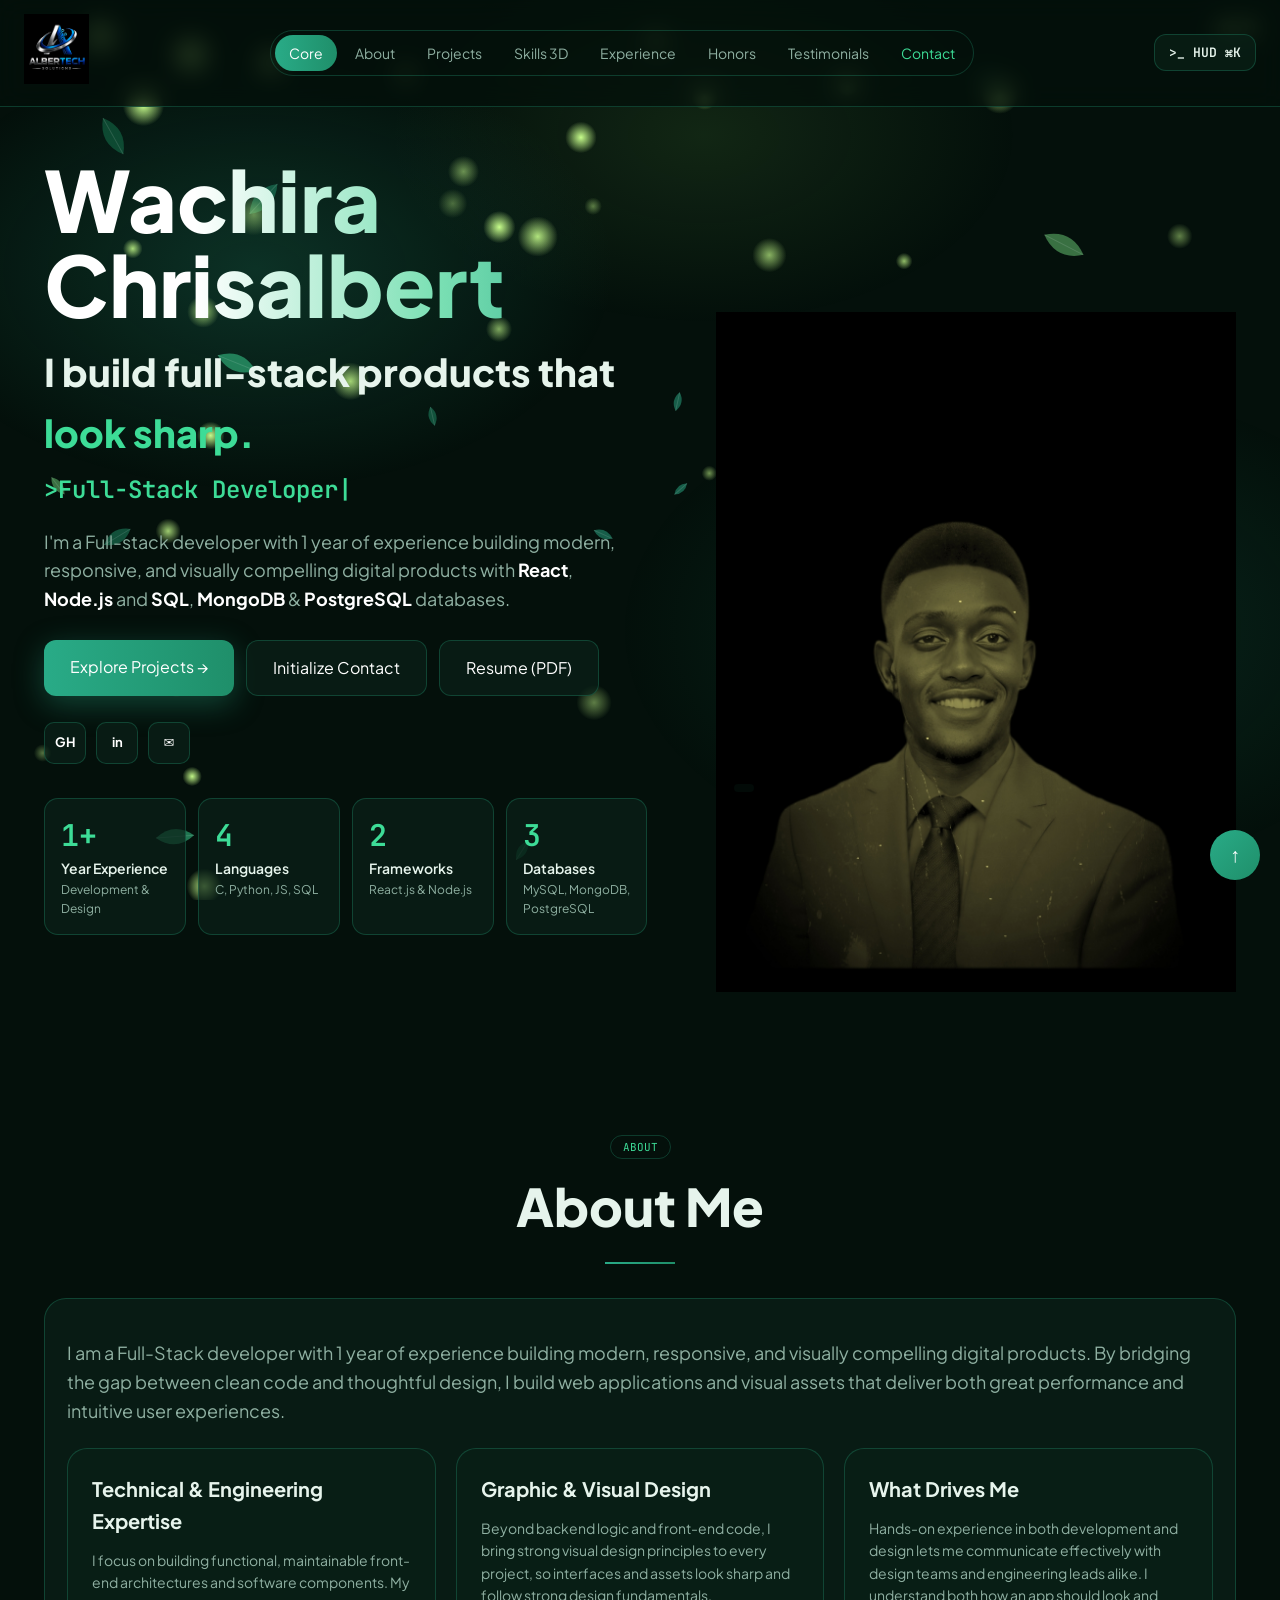
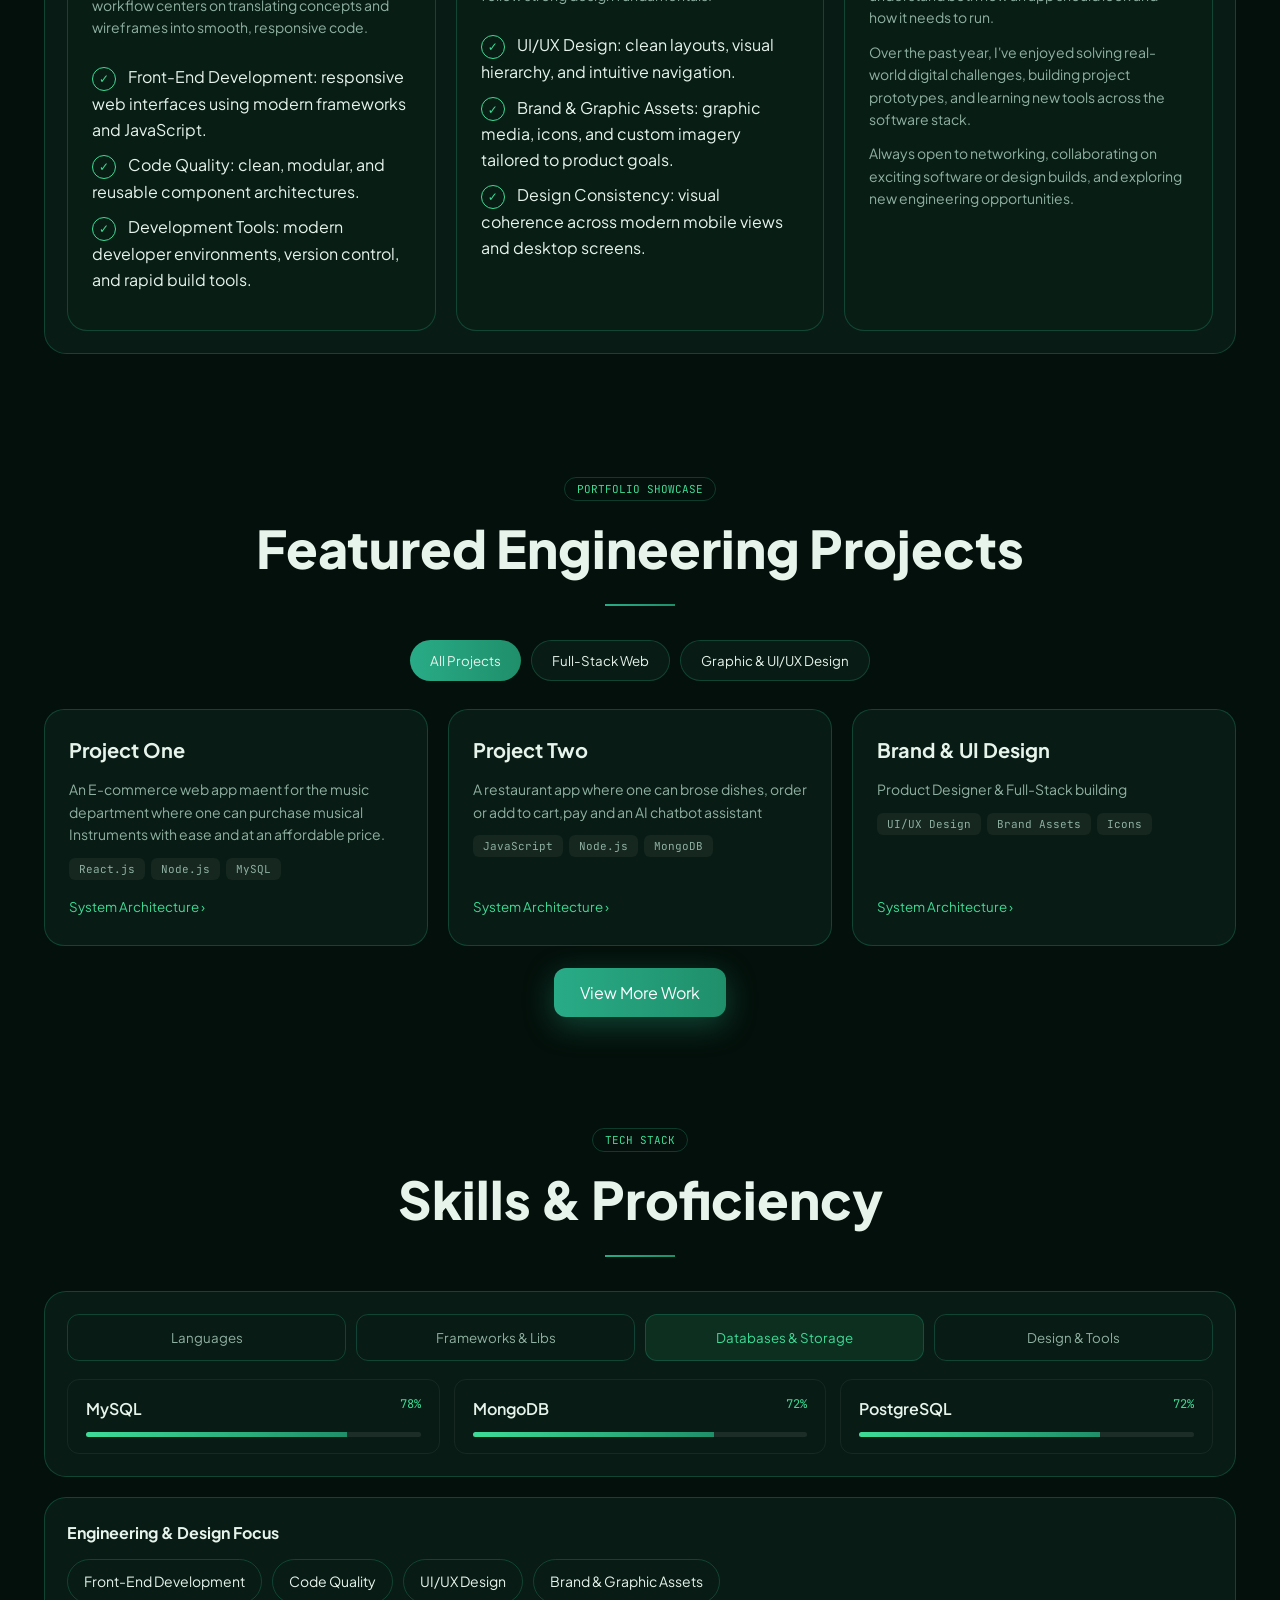
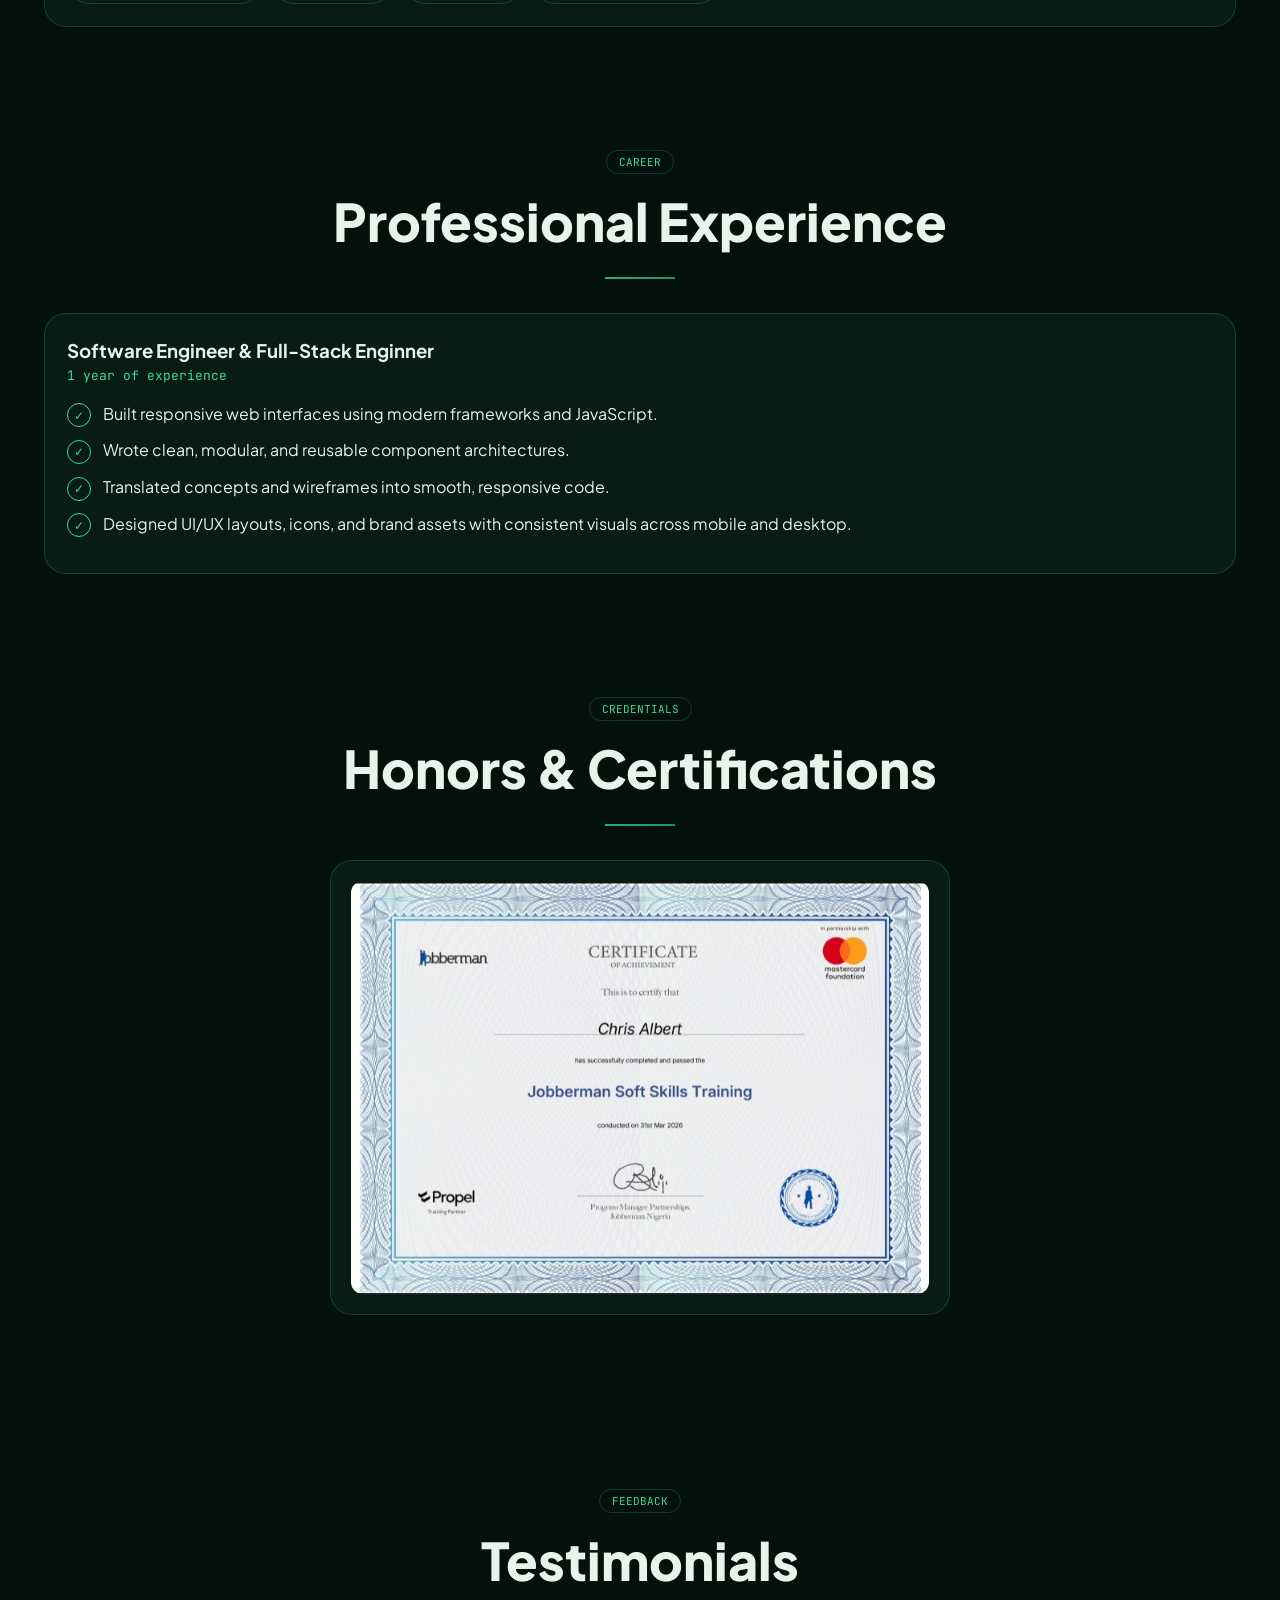
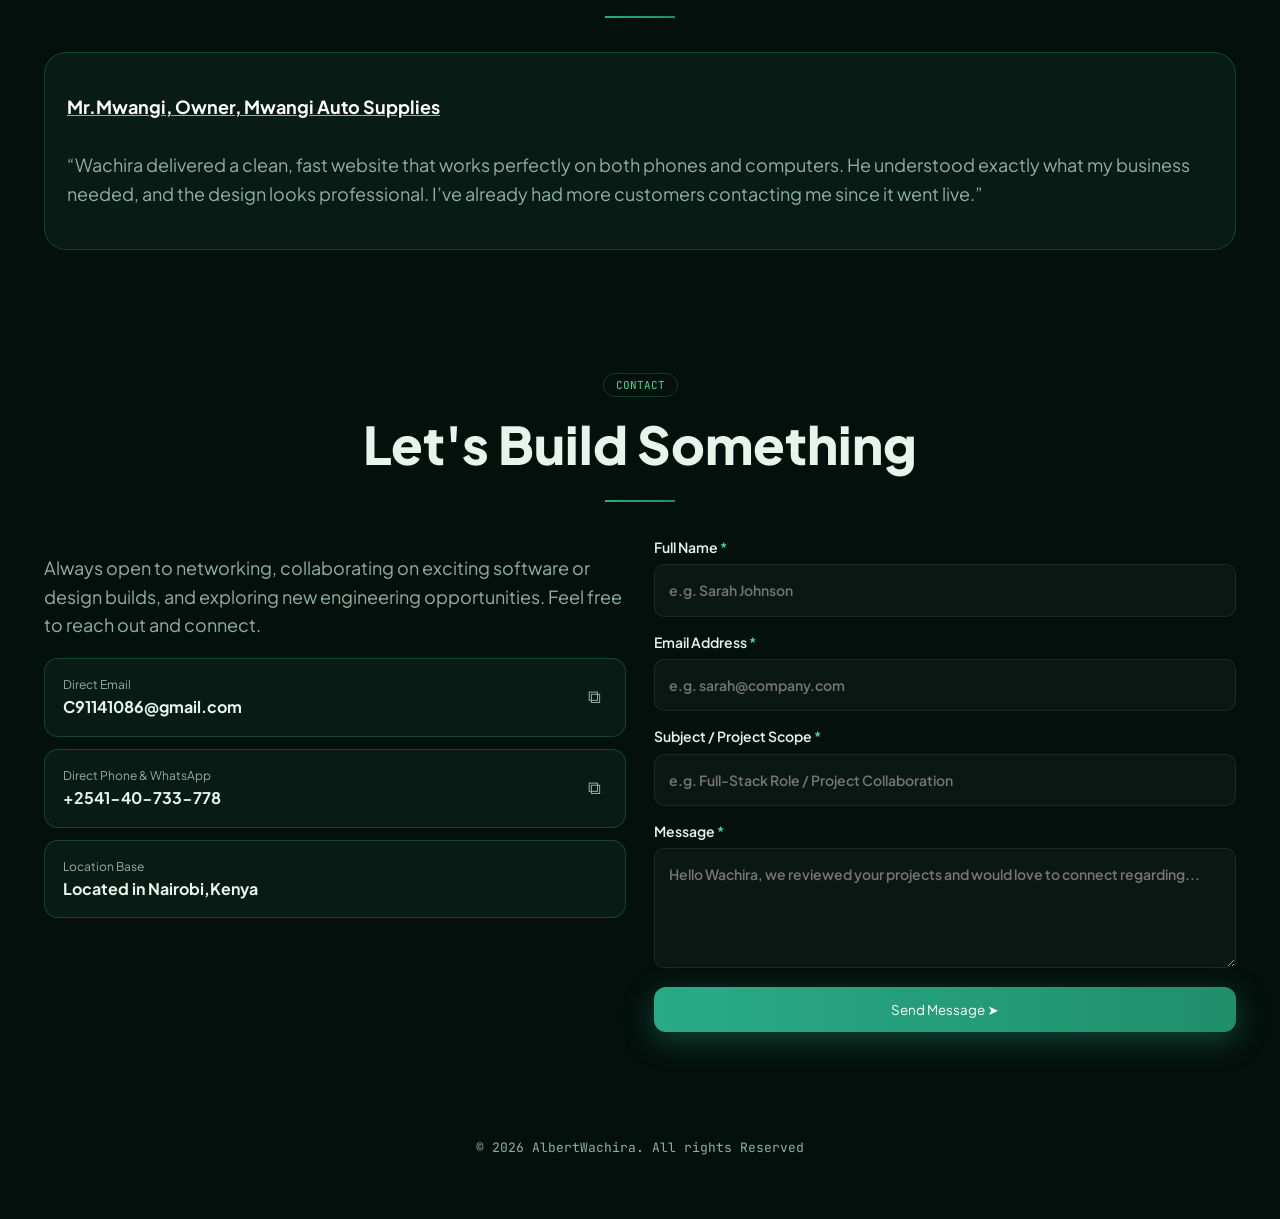
<file: wachira-portfolio/index.html>
<!DOCTYPE html>
<html lang="en">
<head>
<meta charset="utf-8">
<meta name="viewport" content="width=device-width, initial-scale=1, viewport-fit=cover">

<title>Wachira Chrisalbert | Full-Stack Developer</title>
<link href="https://fonts.googleapis.com/css2?family=Plus+Jakarta+Sans:wght@400;600;800&family=JetBrains+Mono:wght@400;600&display=swap" rel="stylesheet">
<link rel="stylesheet" href="style.css">
</head>
<body>
<div class="mist"></div><canvas id="sky"></canvas>
<header>
  <div class="logo"><img src="./images/logo.jpg" alt="" width="65" height="70"></div>
  <nav id="nav">
    <a href="#core" class="on">Core</a><a href="#about">About</a><a href="#projects">Projects</a><a href="#skills">Skills 3D</a><a href="#exp">Experience</a><a href="#honors">Honors</a><a href="#testi">Testimonials</a><a href="#contact" class="ct">Contact</a>
  </nav>
  <button class="hud" onclick="document.getElementById('contact').scrollIntoView()">&gt;_ HUD ⌘K</button>
  <button class="burger" id="burger" aria-label="Toggle menu" aria-expanded="false"><span></span><span></span><span></span></button>
</header>

<main>
<section id="core" class="hero">
  <div>
    <h1>Wachira Chrisalbert</h1>
    <h2 class="tag">I build full-stack products that <em>look sharp.</em></h2>
    <div class="typed" id="typed"></div>
    <p class="lead">I'm a Full-stack developer with 1 year of experience building modern, responsive, and visually compelling digital products with <b>React</b>, <b>Node.js</b> and <b>SQL</b>, <b>MongoDB</b> &amp; <b>PostgreSQL</b> databases.</p>
    <div class="btns"><a class="btn pri" href="#projects">Explore Projects →</a><a class="btn" href="#contact">Initialize Contact</a><a class="btn" href="#">Resume (PDF)</a></div>
    <div class="soc"><a href="#">GH</a><a href="#">in</a><a href="#contact">✉</a></div>
    <div class="stats">
      <div class="stat"><b>1+</b><span>Year Experience</span><small>Development &amp; Design</small></div>
      <div class="stat"><b>4</b><span>Languages</span><small>C, Python, JS, SQL</small></div>
      <div class="stat"><b>2</b><span>Frameworks</span><small>React.js &amp; Node.js</small></div>
      <div class="stat"><b>3</b><span>Databases</span><small>MySQL, MongoDB, PostgreSQL</small></div>
    </div>
  </div>
  <div>
    <!-- <div class="modes"><button class="on" data-m="core">3D Quantum Core</button><button data-m="id">Holo Identity</button></div> -->
    <div class="stage">
      <!-- <div id="coreV"><div class="ring"></div><div class="orb"></div></div> -->
      <div class="photo" id="idV"><div><br><small><img src="./images/myself.jpg" alt=""></small></div><div class="cap"></div></div>
    </div>
  </div>
</section>
  <br><br>
<section id="about"><div class="sec-h"><br><span class="chip">ABOUT</span><br><h2>About Me</h2><hr></div>
  <div class="panel">
    <p class="lead" style="max-width:none">I am a Full-Stack developer with 1 year of experience building modern, responsive, and visually compelling digital products. By bridging the gap between clean code and thoughtful design, I build web applications and visual assets that deliver both great performance and intuitive user experiences.</p>
    <div class="grid3" style="margin-top:22px">
      <div class="card"><h3>Technical &amp; Engineering Expertise</h3><p>I focus on building functional, maintainable front-end architectures and software components. My workflow centers on translating concepts and wireframes into smooth, responsive code.</p>
        <ul class="ck"><li>Front-End Development: responsive web interfaces using modern frameworks and JavaScript.</li><li>Code Quality: clean, modular, and reusable component architectures.</li><li>Development Tools: modern developer environments, version control, and rapid build tools.</li></ul></div>
      <div class="card"><h3>Graphic &amp; Visual Design</h3><p>Beyond backend logic and front-end code, I bring strong visual design principles to every project, so interfaces and assets look sharp and follow strong design fundamentals.</p>
        <ul class="ck"><li>UI/UX Design: clean layouts, visual hierarchy, and intuitive navigation.</li><li>Brand &amp; Graphic Assets: graphic media, icons, and custom imagery tailored to product goals.</li><li>Design Consistency: visual coherence across modern mobile views and desktop screens.</li></ul></div>
      <div class="card"><h3>What Drives Me</h3><p>Hands-on experience in both development and design lets me communicate effectively with design teams and engineering leads alike. I understand both how an app should look and how it needs to run.</p><p>Over the past year, I've enjoyed solving real-world digital challenges, building project prototypes, and learning new tools across the software stack.</p><p>Always open to networking, collaborating on exciting software or design builds, and exploring new engineering opportunities.</p></div>
    </div>
  </div>
</section>

<section id="projects">
  <div class="sec-h"><span class="chip">PORTFOLIO SHOWCASE</span><h2>Featured Engineering Projects</h2><hr></div>
  <div class="filters" id="filters"><button class="on" data-f="all">All Projects</button><button data-f="web">Full-Stack Web</button><button data-f="design">Graphic &amp; UI/UX Design</button></div>
  <div class="grid3" id="pgrid"></div>
  <div class="center"><a class="btn pri" href="#">View More Work</a></div>
</section>

<section id="skills">
  <div class="sec-h"><span class="chip">TECH STACK</span><h2>Skills &amp; Proficiency</h2><hr></div>
  <div class="panel">
    <div class="tabs" id="stabs"></div>
    <div class="bars" id="sbars"></div>
  </div>
  <div class="panel" style="margin-top:20px"><b> Engineering &amp; Design Focus</b>
    <div class="pills"><span>Front-End Development</span><span>Code Quality</span><span>UI/UX Design</span><span>Brand &amp; Graphic Assets</span></div></div>
</section>

<section id="exp">
  <div class="sec-h"><span class="chip">CAREER</span><h2>Professional Experience</h2><hr></div>
  <div class="panel">
    <h3 style="margin:0">Software Engineer &amp; Full-Stack Enginner</h3>
    <div class="mono" style="color:var(--cy);font-size:13px">1 year of experience</div>
    <ul class="ck">
      <li>Built responsive web interfaces using modern frameworks and JavaScript.</li>
      <li>Wrote clean, modular, and reusable component architectures.</li>
      <li>Translated concepts and wireframes into smooth, responsive code.</li>
      <li>Designed UI/UX layouts, icons, and brand assets with consistent visuals across mobile and desktop.</li>
    </ul>
  </div>
</section>

<section id="honors">
  <div class="sec-h"><span class="chip">CREDENTIALS</span><h2>Honors &amp; Certifications</h2><hr></div>
  <div class="panel"><img src="./images/certificate.jpg" alt="" width="300" height="250"</div>
</section>
<br><br>

<section id="testi"><div class="sec-h"><span class="chip">FEEDBACK</span><h2>Testimonials</h2><hr></div>
  <div class="panel"><p class="lead" style="max-width:none"> <u><b>Mr.Mwangi, Owner, Mwangi Auto Supplies</b></u><br><br>

“Wachira delivered a clean, fast website that works perfectly on both phones and computers. He understood exactly what my business needed, and the design looks professional. I’ve already had more customers contacting me since it went live.”</p></div>
</section>

<section id="contact">
  <div class="sec-h"><span class="chip">CONTACT</span><h2>Let's Build Something</h2><hr></div>
  <div class="two">
    <div>
      <p class="lead">Always open to networking, collaborating on exciting software or design builds, and exploring new engineering opportunities. Feel free to reach out and connect.</p>
      <div class="info"><div><small>Direct Email</small><b>C91141086@gmail.com</b></div><button onclick="void 0" aria-label="Copy email">⧉</button></div>
      <div class="info"><div><small>Direct Phone &amp; WhatsApp</small><b>+2541-40-733-778</b></div><button onclick="void 0" aria-label="Copy phone">⧉</button></div>
      <div class="info"><div><small>Location Base</small><b>Located in Nairobi,Kenya</b></div></div>
      <!-- <a class="btn pri" style="display:inline-block" href="#">Download Resume (PDF) ↗</a> -->
    </div>
    <!-- <div class="panel"><form class="form" onsubmit="event.preventDefault();this.querySelector('button').textContent='Message ready — connect a backend to send'">

      <label>Full Name <u>*</u><input required placeholder="e.g. Sarah Johnson"></label>
      <label>Email Address <u>*</u><input type="email" required placeholder="e.g. sarah@company.com"></label>
      <label>Subject / Project Scope <u>*</u><input required placeholder="e.g. Full-Stack Role / Project Collaboration"></label>
      <label>Message Transmission <u>*</u><textarea rows="4" required placeholder="Hello Wachira, we reviewed your projects and would love to connect regarding..."></textarea></label>
      <button class="btn pri" style="width:100%">Dispatch Message ➤</button>
    </form></div> -->
    <div>
    <form class="form" id="contactForm" action="https://formspree.io/f/mqpewjvj" method="POST">
  <label>Full Name <u>*</u><input name="name" required placeholder="e.g. Sarah Johnson"></label>
  <label>Email Address <u>*</u><input name="email" type="email" required placeholder="e.g. sarah@company.com"></label>
  <label>Subject / Project Scope <u>*</u><input name="subject" required placeholder="e.g. Full-Stack Role / Project Collaboration"></label>
  <label>Message <u>*</u><textarea name="message" rows="4" required placeholder="Hello Wachira, we reviewed your projects and would love to connect regarding..."></textarea></label>
  <button class="btn pri" style="width:100%" id="sendBtn">Send Message ➤</button>
  <p id="formMsg" style="margin:0;font-size:14px"></p>
</form>
  </div>
</section>
</main>
<footer><p>&copy; 2026 AlbertWachira. All rights Reserved</p></footer>
<button class="up" onclick="scrollTo({top:0})" aria-label="Back to top">↑</button>

<dialog id="dlg"></dialog>

<script src="script.js"></script>
</body>
</html>
</file>
<file: wachira-portfolio/style.css>
:root{--bg:#04100b;--panel:rgba(10,32,24,.72);--line:rgba(41,171,135,.28);--text:#e6f4ec;--mute:#8fb0a2;--cy:#3ddc97;--vi:#1f8f6a;--bl:#29ab87;box-sizing:border-box;padding-top:env(safe-area-inset-top,0px);padding-bottom:env(safe-area-inset-bottom,0px)}
html{scroll-behavior:smooth;scroll-padding-top:90px}
*{box-sizing:border-box}
body{margin:0;background:var(--bg);color:var(--text);font-family:'Plus Jakarta Sans',system-ui,sans-serif;line-height:1.6}
canvas#sky{position:fixed;inset:0;z-index:0}
.mist{position:fixed;inset:-20%;z-index:0;pointer-events:none;background:radial-gradient(40% 35% at 20% 30%,rgba(41,171,135,.22),transparent 70%),radial-gradient(45% 40% at 80% 70%,rgba(31,143,106,.2),transparent 70%),radial-gradient(35% 30% at 55% 15%,rgba(120,200,90,.12),transparent 70%);animation:mist 28s ease-in-out infinite alternate}
@keyframes mist{from{transform:translate3d(-4%,-2%,0) scale(1)}to{transform:translate3d(5%,4%,0) scale(1.12)}}
.mono{font-family:'JetBrains Mono',ui-monospace,monospace}
header{position:sticky;top:env(safe-area-inset-top,0px);z-index:10;display:flex;align-items:center;justify-content:space-between;gap:12px;padding:14px 24px;background:rgba(4,16,11,.72);backdrop-filter:blur(12px);border-bottom:1px solid var(--line)}
.logo{font-family:'JetBrains Mono',monospace;font-weight:600}.logo i{color:#c8e86b;font-style:normal}.logo b{color:var(--cy);font-weight:600}
nav{display:flex;gap:4px;overflow-x:auto;padding:4px;border:1px solid var(--line);border-radius:99px}
nav a{color:var(--mute);text-decoration:none;font-size:14px;padding:7px 14px;border-radius:99px;white-space:nowrap}
nav a.on{background:linear-gradient(90deg,var(--bl),var(--vi));color:#fff}
nav a.ct{color:var(--cy)}
.hud{border:1px solid var(--line);background:var(--panel);color:var(--text);padding:9px 14px;border-radius:12px;font:600 13px 'JetBrains Mono',monospace;cursor:pointer}
main{position:relative;z-index:1;max-width:1240px;margin:0 auto;padding:0 24px}
section{padding:90px 0 30px}
.hero{display:grid;grid-template-columns:1.1fr 1fr;gap:40px;align-items:center;min-height:86vh;padding-top:50px}
h1{font-size:clamp(44px,7vw,84px);line-height:1.02;margin:0 0 14px;font-weight:800;background:linear-gradient(90deg,#fff 25%,#7be0b4 65%,var(--bl));-webkit-background-clip:text;background-clip:text;color:transparent}
h2.tag{font-size:clamp(24px,3.4vw,38px);margin:0 0 10px;font-weight:800}
h2.tag em{font-style:normal;color:var(--cy)}
.typed{font:600 24px 'JetBrains Mono',monospace;color:var(--cy);min-height:36px}
.typed:after{content:"|";animation:bl 1s steps(1) infinite}@keyframes bl{50%{opacity:0}}
.lead{color:var(--mute);font-size:18px;max-width:600px}.lead b{color:#fff}
.btns{display:flex;flex-wrap:wrap;gap:12px;margin:26px 0}
.btn{padding:14px 26px;border-radius:12px;border:1px solid var(--line);background:var(--panel);color:#fff;font:600 15px inherit;font-family:inherit;text-decoration:none;cursor:pointer}
.btn.pri{border:0;background:linear-gradient(90deg,var(--bl),var(--vi));box-shadow:0 8px 30px rgba(41,171,135,.35)}
.soc{display:flex;gap:10px}.soc a{width:42px;height:42px;display:grid;place-items:center;border:1px solid var(--line);border-radius:10px;background:var(--panel);color:#fff;text-decoration:none;font-size:13px;font-weight:700}
.stats{display:grid;grid-template-columns:repeat(4,1fr);gap:12px;margin-top:34px}
.stat{padding:16px;border:1px solid var(--line);border-radius:14px;background:var(--panel)}
.stat b{display:block;font:600 30px 'JetBrains Mono',monospace;color:var(--cy)}.stat span{font-weight:600;font-size:14px}.stat small{display:block;color:var(--mute);font-size:12px}
.stage{position:relative;aspect-ratio:1;max-width:520px;margin-left:auto;width:100%}
.modes{display:flex;gap:8px;justify-content:center;margin-bottom:10px}
.modes button{padding:10px 18px;border-radius:99px;border:1px solid var(--line);background:var(--panel);color:var(--mute);font:600 14px inherit;font-family:inherit;cursor:pointer}
.modes button.on{background:linear-gradient(90deg,var(--bl),var(--vi));color:#fff;border:0}
.orb{position:absolute;inset:14%;border-radius:50%;background:radial-gradient(circle at 35% 30%,#4fd6a0,#1d7a58 55%,#0a3325);box-shadow:0 0 70px rgba(41,171,135,.5)}
.orb:before{content:"";position:absolute;inset:-9%;border-radius:50%;border:1px solid rgba(61,220,151,.6);background:repeating-linear-gradient(90deg,transparent 0 18px,rgba(61,220,151,.18) 18px 19px),repeating-linear-gradient(0deg,transparent 0 18px,rgba(61,220,151,.18) 18px 19px);animation:sp 24s linear infinite}
.ring{position:absolute;inset:3%;border-radius:50%;border:2px solid var(--bl);transform:rotateX(68deg) rotate(0);animation:rg 14s linear infinite}
@keyframes sp{to{transform:rotate(360deg)}}@keyframes rg{to{transform:rotateX(68deg) rotate(360deg)}}
.photo{  width:100%;
  height:100%;
  object-fit:cover;          /* fills the square and crops the extra */
  object-position:center top; /* keeps the face in view; change to center if needed */
  border-radius:22px;
  display:block;
}

/* keep the caption readable on top of the photo */
.cap{
  background:rgba(4,16,11,.6);
  padding:4px 10px;
  border-radius:8px;}
.photo.show{display:grid}
.cap{position:absolute;left:18px;bottom:14px;font:12px 'JetBrains Mono',monospace;color:var(--text)}
.sec-h{text-align:center;margin-bottom:34px}.sec-h h2{font-size:clamp(30px,4.6vw,52px);margin:6px 0;font-weight:800}
.sec-h hr{width:70px;border:0;height:2px;background:linear-gradient(90deg,var(--bl),var(--vi));margin:14px auto}
.chip{display:inline-block;font:11px 'JetBrains Mono',monospace;color:var(--cy);border:1px solid var(--line);padding:4px 12px;border-radius:99px}
.filters{display:flex;flex-wrap:wrap;gap:10px;justify-content:center;margin-bottom:28px}
.filters button{padding:11px 20px;border-radius:99px;border:1px solid var(--line);background:var(--panel);color:var(--text);font:600 14px inherit;font-family:inherit;cursor:pointer}
.filters button.on{background:linear-gradient(90deg,var(--bl),var(--vi));border:0}
.grid3{display:grid;grid-template-columns:repeat(auto-fit,minmax(280px,1fr));gap:20px}
.card{border:1px solid var(--line);background:var(--panel);border-radius:20px;padding:24px;display:flex;flex-direction:column;gap:12px}
.card h3{margin:0;font-size:20px}.card p{margin:0;color:var(--mute);font-size:14px}
.tags{display:flex;flex-wrap:wrap;gap:6px}.tags span{font:11px 'JetBrains Mono',monospace;background:rgba(255,255,255,.05);padding:4px 10px;border-radius:6px;color:var(--mute)}
.card button.arch{margin-top:auto;background:none;border:0;color:var(--cy);font:600 15px inherit;font-family:inherit;text-align:left;cursor:pointer;padding:6px 0}
.center{text-align:center;margin-top:34px}
.panel{border:1px solid var(--line);background:var(--panel);border-radius:22px;padding:22px}
.tabs{display:flex;flex-wrap:wrap;gap:10px;margin-bottom:18px}
.tabs button{flex:1;min-width:150px;padding:14px;border-radius:12px;border:1px solid var(--line);background:transparent;color:var(--mute);font:600 14px inherit;font-family:inherit;cursor:pointer}
.tabs button.on{background:rgba(61,220,151,.1);color:var(--cy)}
.bars{display:grid;grid-template-columns:repeat(auto-fit,minmax(300px,1fr));gap:14px}
.bar{padding:16px 18px;border:1px solid rgba(255,255,255,.06);border-radius:12px}
.bar div.r{display:flex;justify-content:space-between;font-weight:600}.bar div.r span{color:var(--cy);font:12px 'JetBrains Mono',monospace}
.bar i{display:block;height:5px;border-radius:9px;background:rgba(255,255,255,.08);margin-top:10px;overflow:hidden}.bar i:after{content:"";display:block;height:100%;width:var(--w);background:linear-gradient(90deg,var(--cy),var(--vi))}
.pills{display:flex;flex-wrap:wrap;gap:10px;margin-top:14px}.pills span{border:1px solid var(--line);padding:10px 16px;border-radius:99px;font-size:14px}
.ck{list-style:none;padding:0;margin:14px 0;display:grid;gap:10px}.ck li:before{content:"✓";color:var(--cy);border:1px solid var(--cy);border-radius:50%;display:inline-grid;place-items:center;width:22px;height:22px;font-size:12px;margin-right:12px}
.cert{height:120px;border-radius:8px;background:#f5f5f2;color:#333;display:grid;place-items:center;font-family:Georgia,serif;text-align:center;font-size:14px}
.form{display:grid;gap:14px}.form label{font-weight:600;font-size:14px}.form label u{color:var(--cy);text-decoration:none}
.form input,.form textarea{width:100%;margin-top:6px;padding:14px;border-radius:10px;border:1px solid rgba(255,255,255,.08);background:rgba(255,255,255,.03);color:#fff;font:inherit}
.two{display:grid;grid-template-columns:1fr 1fr;gap:28px}
.info{display:flex;align-items:center;justify-content:space-between;gap:12px;padding:16px 18px;border:1px solid var(--line);border-radius:14px;background:var(--panel);margin-bottom:12px}
.info small{display:block;color:var(--mute);font-size:12px}.info button{background:none;border:0;color:var(--mute);cursor:pointer;font-size:18px}
dialog{max-width:640px;width:calc(100% - 32px);border:1px solid var(--line);border-radius:22px;background:#07180f;color:var(--text);padding:28px}
dialog::backdrop{background:rgba(0,0,0,.65);backdrop-filter:blur(4px)}
dialog h4{margin:18px 0 4px;color:#fff}
.up{position:fixed;right:20px;bottom:calc(20px + env(safe-area-inset-bottom,0px));z-index:9;width:50px;height:50px;border-radius:50%;border:0;background:linear-gradient(135deg,var(--bl),var(--vi));color:#fff;font-size:20px;cursor:pointer}
footer{position:relative;z-index:1;text-align:center;color:var(--mute);padding:50px 0;font:13px 'JetBrains Mono',monospace}
@media(max-width:860px){.hero,.two{grid-template-columns:1fr}.stage{margin:0 auto}.stats{grid-template-columns:1fr 1fr}header{flex-wrap:wrap}nav{order:3;width:100%}}
@media(prefers-reduced-motion:reduce){*{animation:none!important;scroll-behavior:auto}}
/* stop anything from creating sideways scroll */
html,body{max-width:100%;overflow-x:clip}

/* the mist layer was larger than the screen: keep it inside */
.mist{inset:0;overflow:hidden}
.mist{animation:none;transform:none}

/* let grid/flex children shrink instead of pushing the page wider */
.hero>*,.two>*,.grid3>*,.card,.panel,.info>*{min-width:0}
img,canvas,video{max-width:100%}
.lead,.info b,.card p,.ck li{overflow-wrap:anywhere}

@media(max-width:860px){
  main{padding:0 16px}

  /* remove the big desktop-sized gaps */
  section{padding:56px 0 16px}
  .hero{min-height:auto;padding-top:24px;gap:28px}

  h1{font-size:clamp(34px,10vw,52px)}
  h2.tag{font-size:clamp(20px,5.5vw,28px)}
  .typed{font-size:17px;min-height:28px}
  .lead{font-size:16px}

  .btns .btn{flex:1 1 100%;text-align:center}
  .stats{grid-template-columns:1fr 1fr}
  .stat b{font-size:24px}

  /* keep the 3D core / photo inside the screen */
  .stage{max-width:min(100%,380px);margin:0 auto}
  .ring{inset:8%}

  .bars{grid-template-columns:1fr}
  .tabs button{min-width:calc(50% - 5px)}
  .grid3{grid-template-columns:1fr}
  .two{gap:20px}
  .sec-h h2{font-size:clamp(26px,8vw,38px)}

  .up{width:44px;height:44px;right:14px}
}
/* hamburger button: hidden on desktop */
.burger{
  display:none;
  width:44px;height:44px;
  border:1px solid var(--line);
  border-radius:12px;
  background:var(--panel);
  cursor:pointer;
  flex-direction:column;
  align-items:center;
  justify-content:center;
  gap:5px;
  padding:0;
}
.burger span{
  display:block;
  width:20px;height:2px;
  background:var(--text);
  border-radius:2px;
  transition:transform .3s, opacity .3s;
}
/* turns into an X when open */
.burger.open span:nth-child(1){transform:translateY(7px) rotate(45deg)}
.burger.open span:nth-child(2){opacity:0}
.burger.open span:nth-child(3){transform:translateY(-7px) rotate(-45deg)}

@media(max-width:860px){
  .burger{display:flex}
  .hud{display:none}            /* optional: saves space on phones */
  header{flex-wrap:nowrap}

  nav{
    display:none;               /* hidden until the burger is tapped */
    position:absolute;
    top:100%;left:0;right:0;
    flex-direction:column;
    gap:4px;
    padding:14px 24px 18px;
    border:0;
    border-bottom:1px solid var(--line);
    border-radius:0;
    background:rgba(4,16,11,.96);   /* use rgba(5,6,15,.96) for the Mahzil site */
    backdrop-filter:blur(12px);
    overflow:visible;
    width:auto;
  }
  nav.open{display:flex}
  nav a{padding:12px 14px;font-size:16px}
}
/* Honors card: centered, with the certificate fitted inside */
#honors .panel{
  max-width:620px;      /* card width: make it smaller or bigger */
  margin:0 auto;        /* centers the card */
  padding:20px;
  text-align:center;
}

#honors .panel img{
  display:block;
  width:100%;           /* fills the card */
  height:auto;          /* keeps the certificate's proportions */
  margin:0 auto;
  border-radius:12px;
}
</file>
